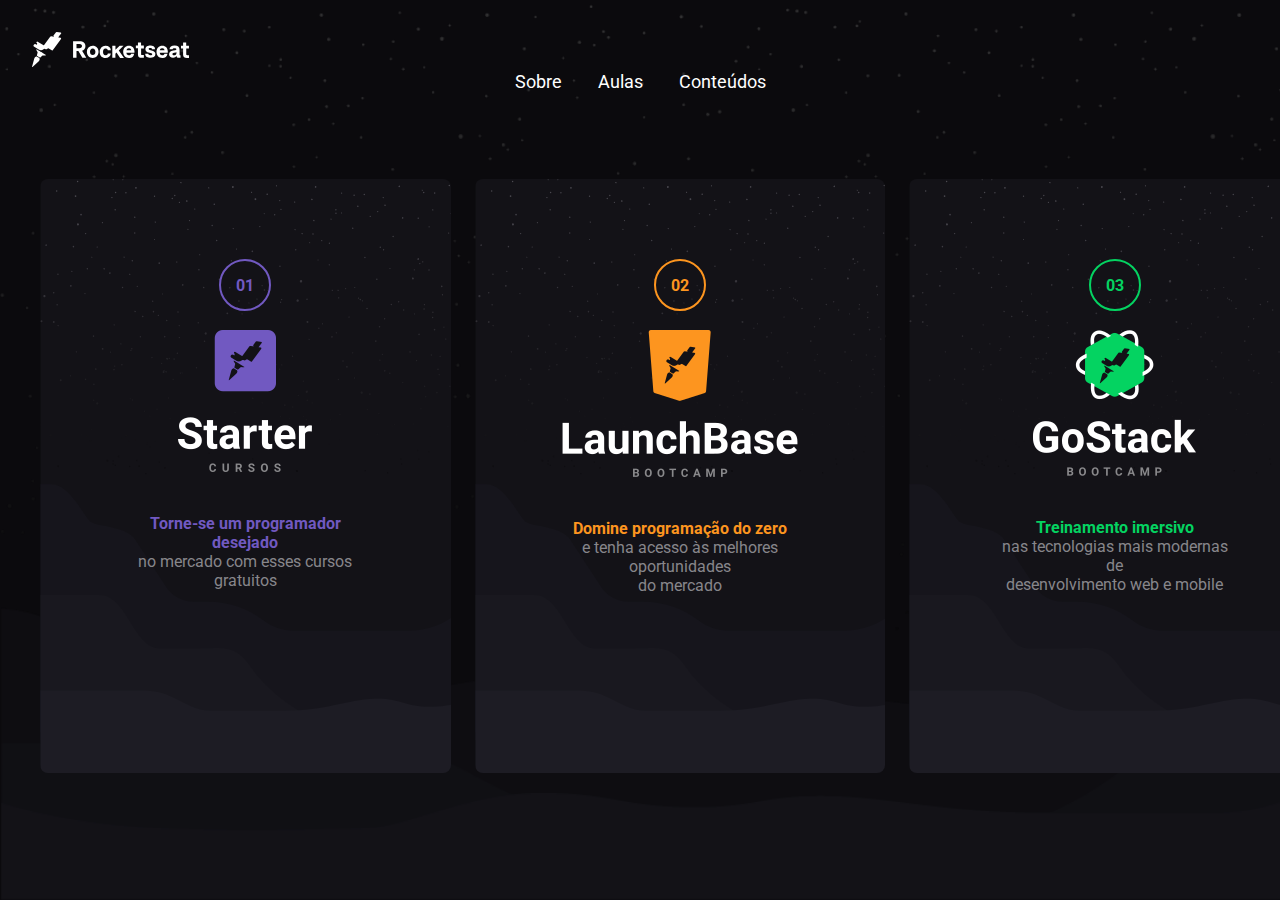
<file: contents.html>
<!DOCTYPE html>
<html>

    <head>
        <meta charset="UTF-8">
        <title>Rocketseat</title>
        <link rel="stylesheet" href="contents.css">
        <link href="https://fonts.googleapis.com/icon?family=Material+Icons" rel="stylesheet">
        <link rel="icon" href="https://raw.githubusercontent.com/Rocketseat/bootcamp-launchbase-desafios-02/master/desafios/favicon.ico" type="image/x-icon"/>
        <link href="https://fonts.googleapis.com/css2?family=Roboto&display=swap" rel="stylesheet">
        <!-- link rel comunica que a file styles é a do css -->
    </head>

    <body>
        <header>
            <div class="logorocketseat">
                <img src="desafios/styles/assets/logo.0ae02df1.svg" alt="Launchbase">
                <div class="links">
                    <a href="index.html">Sobre</a>
                    <a href="classes.html">Aulas</a>
                    <a href="contents.html">Conteúdos</a>
                </div>
        </header>
            <div>
    <section class="cards">
        <div class="card1" id = "starter">
            <span>01</span>
                <p>
                <img src="desafios/styles/assets/starter123.png" alt="Starter">
                <p>
                <strong>
                    Torne-se um programador desejado
                </strong>
                <br>
                no mercado com esses cursos
                <br>gratuitos<br/>
        </div>

        <div class="card2" id="launchbase">
            <span>02</span>
                <p>
                <img src="desafios/styles/assets/launchbase123.png" alt="Launchbase">
                <p>
                <strong>
                    Domine programação do zero
                </strong>
                <br>
                e tenha acesso às melhores oportunidades
                <br>do mercado<br/>

        </div>

        <div class="card3" id="gostack">
            <span>03</span>
                <p>
                <img src="desafios/styles/assets/gostack123.png" alt="GoStack">
                <p>
                <strong>
                    Treinamento imersivo
                </strong>
                <br>
                nas tecnologias mais modernas de
                <br>desenvolvimento web e mobile<br/>

        </div>

    </section>

        <div class="modal-overlay">
            <div class="modal">
                
                <a class="minimize-modal">
                <span class="material-icons">
                minimize
                </span>
                </a>
       
       
                <a class="maximize-modal">
                <span class="material-icons">
                crop_square
                </span>
                </a>
       
       
                <a class="close-modal">
                <span class="material-icons">
                close
                </span>
                </a>
                 
                <div class="modal-content">
                    <iframe src="https://rocketseat.com.br/starter" frameborder="0"></iframe>      

                </div>
            </div>
        </div>
                   
                    <!-- targer = _blank = abre o link em outra janela -->
                    <script src="contents.js"></script>
                </div>                
    </body>

</html>
</file>
<file: contents.css>
:root {

    --color-green: #50fa7b;
    --color-price: #7159c1;
}

* {

    margin: 0;
    padding: 0;
    border: 0;
       

}

body {


    background: url(desafios/styles/assets/MountainsOpacitya4edba24.png) 0% 0% / cover fixed, rgb(11, 10, 13);
    font-family: 'Roboto', sans-serif;
    color: white;
    
}

 
header {

    padding: 32px;
    margin: auto;   
    align-items: center;

    
}


.links {

    text-align: center;
}

.links a {

    color: white;
    font-size: 18px;
    margin: 0 16px;
    text-decoration: none;
    max-width: 100%
}  

.links a:hover {

    color: var(--color-green);
    transition: color 700ms;
}

p {

    color: #87868B;
    padding: 19px;
}

/*  === CARDS ==== */


.cards {
   
    margin: 0 auto;
    width:100%;
    margin: 15px auto;
    max-width: 1426px;
    padding: 40px;
    display: grid;
    grid-template-columns: 1fr 1fr 1fr;
    align-items: center;
    grid-column-gap: 24px;
    
}


/* numeral círculo */
.cards .card1 span {

    
    display: inline-flex;
    -webkit-box-align: center;
    align-items: center;
    -webkit-box-pack: center;
    justify-content: center;
    width: 48px;
    height: 48px;
    color: rgb(113, 89, 193);
    font-weight: bold;
    font-size: 16px;
    border-radius: 50%;
    border-width: 2px;
    border-style: solid;
    border-color: rgb(113, 89, 193);
    border-image: initial;
    
      
}

.cards .card2 span {

    
    display: inline-flex;
    -webkit-box-align: center;
    align-items: center;
    -webkit-box-pack: center;
    justify-content: center;
    width: 48px;
    height: 48px;
    color: rgb(253, 149, 31);
    font-weight: bold;
    font-size: 16px;
    border-radius: 50%;
    border-width: 2px;
    border-style: solid;
    border-color: rgb(253, 149, 31);
    border-image: initial;
}

.cards .card3 span {

    display: inline-flex;
    -webkit-box-align: center;
    align-items: center;
    -webkit-box-pack: center;
    justify-content: center;
    width: 48px;
    height: 48px;
    color: rgb(4, 211, 97);
    font-weight: bold;
    font-size: 16px;
    border-radius: 50%;
    border-width: 2px;
    border-style: solid;
    border-color: rgb(4, 211, 97);
    border-image: initial;
   
}

/* até aqui */

.cards .card1 {

    background: url(desafios/styles/assets/background.png) repeat;
    max-width: 385px;
    height: 450px;
    text-align: center;
    padding:64px;
    padding-top: 80px;
    border-radius: 8px;
    border-color: rgb(11, 10, 13);
    cursor: pointer;
    
    
 
}

.cards .card1 strong {


    
     color: rgb(113, 89, 193);
     


}

.cards .card2 {

    background: url(desafios/styles/assets/background.png) repeat;
    max-width: 385px;
    height: 450px;
    text-align: center;
    padding:64px;
    padding-top: 80px;
    border-radius: 8px;
    border-color: rgb(11, 10, 13);
    cursor: pointer;
    
    
}

.cards .card2  strong {

    color: rgb(253, 149, 31);
    

}

.cards .card3 {

    background: url(desafios/styles/assets/background.png) repeat;
    max-width: 385px;
    height: 450px;
    text-align: center;
    padding:64px;
    padding-top: 80px;
    border-radius: 8px;
    border-color: rgb(11, 10, 13);
    cursor: pointer;
    
    
}

.cards .card3  strong {

    color: rgb(4, 211, 97);
    


}

/* === MODAL === */
/* configuração geral MODAL */
.modal-overlay {

    background-color: white;
    width: 50%;
    height: 50%;
    position: fixed;
    top: 0;
    /* Top = 0 para ocupar a tela toda */
    opacity: 0%;
    visibility: hidden;
}


.modal-overlay.active {

    opacity: 1;
    visibility: visible;

}

.modal-overlay.maximize {

    width: 100%;
    height: 100%;
}


iframe {

    position: absolute;
    width: 100%;
    height: 90%;
    top: 40px;
    left: 0;
    
    /* top 40px para aparecer o X no canto da tela */

}



/* maximize - closed - minimize */

.modal .maximize-modal {

    color: black;
    /* position absolute permite eu colocar em qualquer lugar da tela */
    right: 40px;
    top: 8px;
    cursor: pointer;
    position: absolute;
/* icone maximize-modal */
}


.modal .close-modal {

    color: black;
    position: absolute;
    /* position absolute permite eu colocar em qualquer lugar da tela */
    right: 8px;
    top: 8px;
    cursor: pointer;

}

.modal .minimize-modal {

    color: black;
    /* position absolute permite eu colocar em qualquer lugar da tela */
    right: 70px;
    top: 4px;
    cursor: pointer;
    position: absolute;

}
</file>
